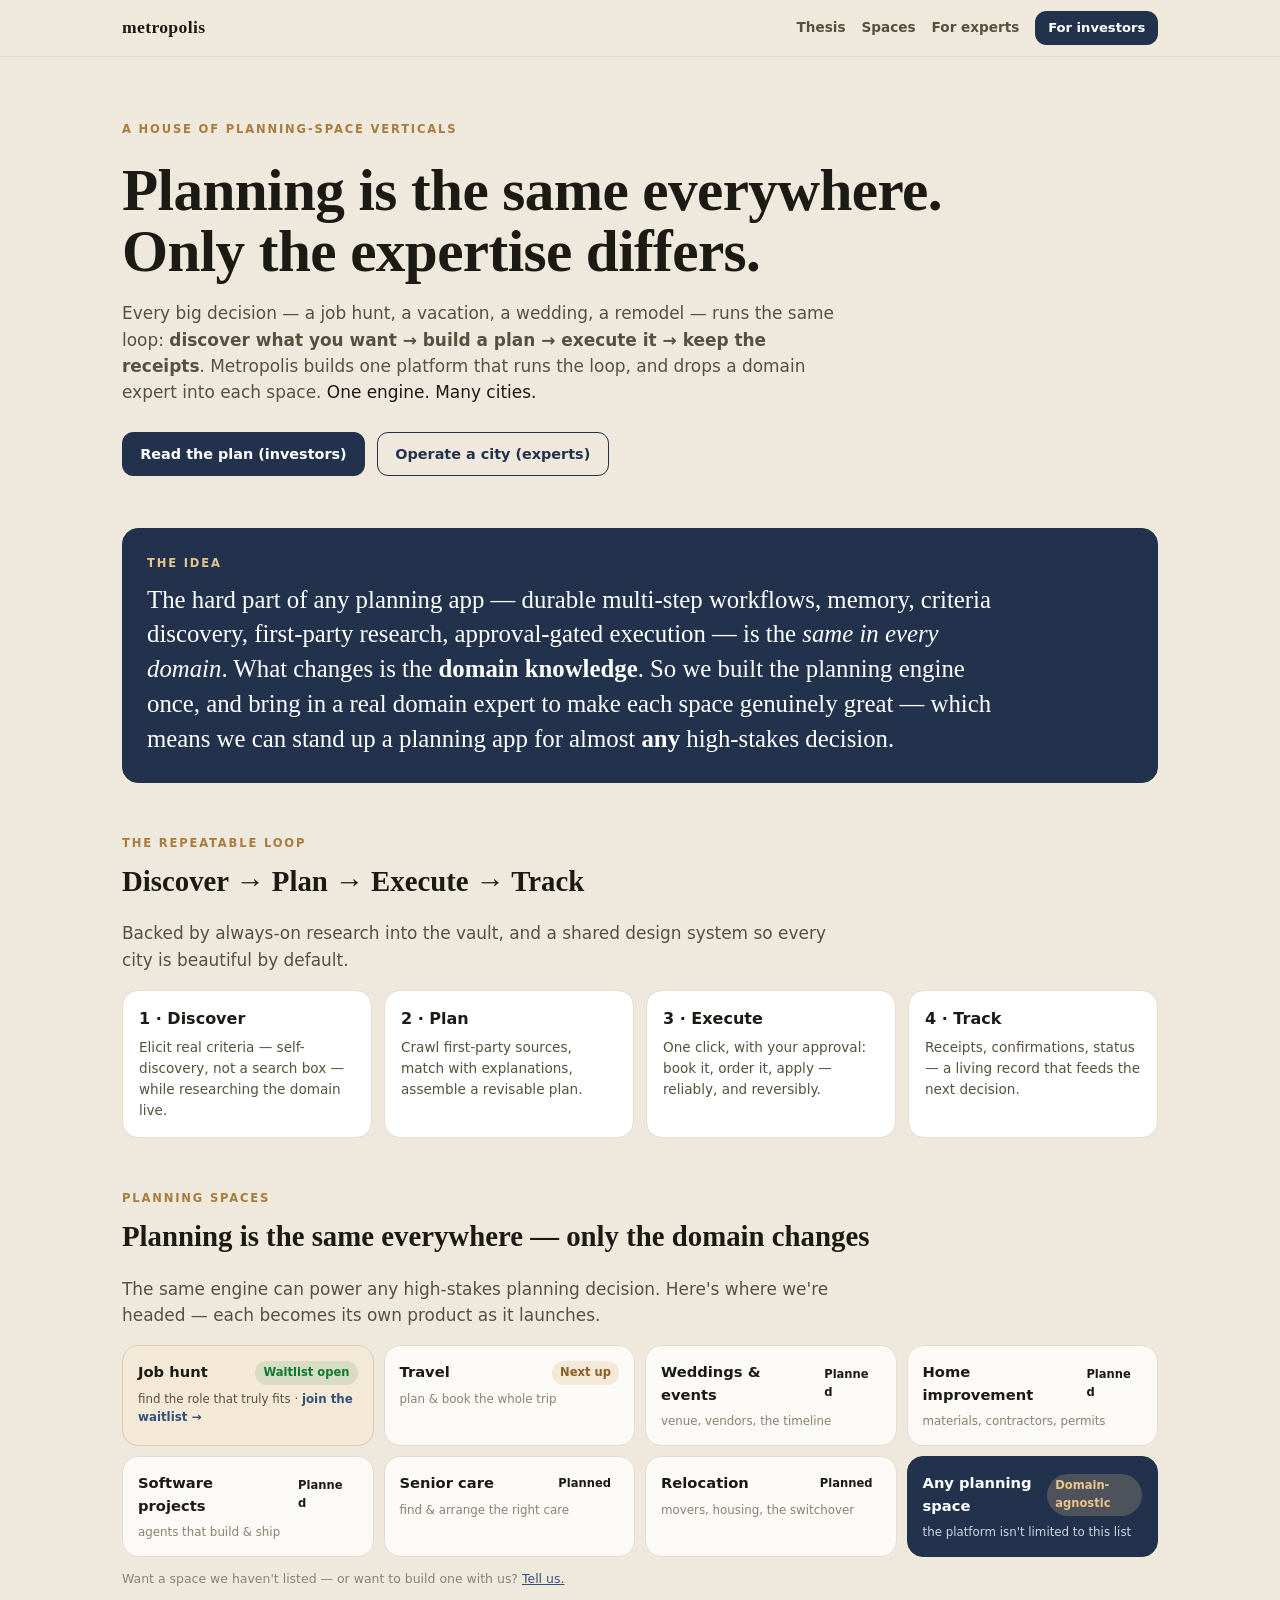
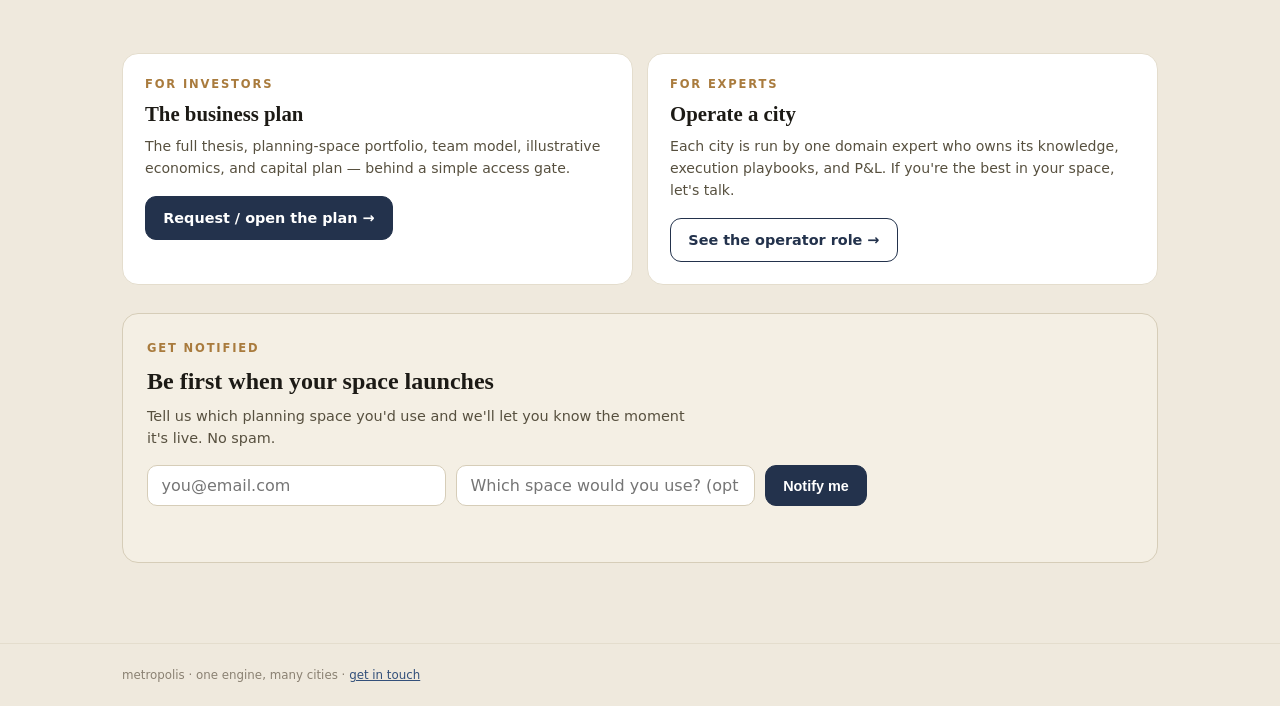
<file: index.html>
<!doctype html>
<html lang="en">
<head>
<meta charset="utf-8">
<meta name="viewport" content="width=device-width, initial-scale=1">
<title>Metropolis — the planning company</title>
<meta name="description" content="One platform that runs the plan→execute loop for high-stakes decisions, with a domain expert per space. A house of AI planning-space verticals.">
<link rel="icon" href="data:image/svg+xml,<svg xmlns='http://www.w3.org/2000/svg' viewBox='0 0 100 100'><text y='.9em' font-size='90'>🏛️</text></svg>">
<link rel="stylesheet" href="styles.css">
</head>
<body>

<div class="nav"><div class="wrap">
  <span class="serif brand">metropolis</span>
  <div style="display:flex;gap:16px;margin-left:auto;align-items:center">
    <a class="navlink nav-secondary" href="#thesis">Thesis</a>
    <a class="navlink nav-secondary" href="#spaces">Spaces</a>
    <a class="navlink" href="experts.html">For experts</a>
    <a class="btn btn-nav" href="investors.html">For investors</a>
  </div>
</div></div>

<header class="wrap" style="padding:64px 22px 44px">
  <div class="kicker">A house of planning-space verticals</div>
  <h1 class="serif" style="font-size:clamp(2.1rem,5.5vw,3.7rem);line-height:1.04;margin:.35em 0 .3em;letter-spacing:-.01em">
    Planning is the same everywhere.<br>Only the expertise differs.
  </h1>
  <p class="lead" style="max-width:720px">
    Every big decision — a job hunt, a vacation, a wedding, a remodel — runs the same loop:
    <b>discover what you want → build a plan → execute it → keep the receipts</b>.
    Metropolis builds one platform that runs the loop, and drops a domain expert into each space.
    <span style="color:var(--ink)">One engine. Many cities.</span>
  </p>
  <div style="display:flex;flex-wrap:wrap;gap:12px;margin-top:26px">
    <a class="btn" href="investors.html">Read the plan (investors)</a>
    <a class="btn btn-ghost" href="experts.html">Operate a city (experts)</a>
  </div>
</header>

<section id="thesis" class="wrap" style="padding:8px 22px">
  <div class="card" style="padding:26px 24px;background:var(--brand);color:#fff;border-color:var(--brand)">
    <div class="kicker" style="color:#e6c48c">The idea</div>
    <p class="serif" style="font-size:clamp(1.15rem,2.6vw,1.55rem);line-height:1.4;margin:.4em 0 0;max-width:860px">
      The hard part of any planning app — durable multi-step workflows, memory, criteria discovery, first-party
      research, approval-gated execution — is the <em>same in every domain</em>. What changes is the
      <b>domain knowledge</b>. So we built the planning engine once, and bring in a real domain expert to make each
      space genuinely great — which means we can stand up a planning app for almost <b>any</b> high-stakes decision.
    </p>
  </div>
</section>

<section class="wrap" style="padding:44px 22px 8px">
  <div class="kicker">The repeatable loop</div>
  <h2 class="serif" style="font-size:1.8rem;margin:.2em 0 .1em">Discover → Plan → Execute → Track</h2>
  <p class="lead" style="max-width:720px">Backed by always-on research into the vault, and a shared design system so every city is beautiful by default.</p>
  <div class="grid" style="grid-template-columns:repeat(auto-fit,minmax(210px,1fr));gap:12px;margin-top:16px">
    <div class="card" style="padding:16px"><b>1 · Discover</b><p style="font-size:.85rem;color:var(--ink-2);margin:.4em 0 0">Elicit real criteria — self-discovery, not a search box — while researching the domain live.</p></div>
    <div class="card" style="padding:16px"><b>2 · Plan</b><p style="font-size:.85rem;color:var(--ink-2);margin:.4em 0 0">Crawl first-party sources, match with explanations, assemble a revisable plan.</p></div>
    <div class="card" style="padding:16px"><b>3 · Execute</b><p style="font-size:.85rem;color:var(--ink-2);margin:.4em 0 0">One click, with your approval: book it, order it, apply — reliably, and reversibly.</p></div>
    <div class="card" style="padding:16px"><b>4 · Track</b><p style="font-size:.85rem;color:var(--ink-2);margin:.4em 0 0">Receipts, confirmations, status — a living record that feeds the next decision.</p></div>
  </div>
</section>

<section id="spaces" class="wrap" style="padding:44px 22px 8px">
  <div class="kicker">Planning spaces</div>
  <h2 class="serif" style="font-size:1.8rem;margin:.2em 0 .1em">Planning is the same everywhere — only the domain changes</h2>
  <p class="lead" style="max-width:760px">The same engine can power any high-stakes planning decision. Here's where we're headed — each becomes its own product as it launches.</p>
  <div class="grid" style="grid-template-columns:repeat(auto-fit,minmax(220px,1fr));gap:10px;margin-top:16px">
    <a class="soft" href="jobs.html" style="padding:15px;background:var(--accent-soft);border-color:var(--hair-2);display:block;text-decoration:none;color:inherit">
      <div style="display:flex;justify-content:space-between;align-items:center;gap:8px"><b style="font-size:.92rem">Job hunt</b><span class="chip chip-g">Waitlist open</span></div>
      <div style="font-size:.74rem;color:var(--ink-2);margin-top:5px">find the role that truly fits · <span style="color:var(--brand-2);font-weight:600">join the waitlist →</span></div></a>
    <div class="soft" style="padding:15px">
      <div style="display:flex;justify-content:space-between;align-items:center;gap:8px"><b style="font-size:.92rem">Travel</b><span class="chip chip-o">Next up</span></div>
      <div style="font-size:.74rem;color:var(--muted);margin-top:5px">plan &amp; book the whole trip</div></div>
    <div class="soft" style="padding:15px">
      <div style="display:flex;justify-content:space-between;align-items:center;gap:8px"><b style="font-size:.92rem">Weddings &amp; events</b><span class="chip chip-n">Planned</span></div>
      <div style="font-size:.74rem;color:var(--muted);margin-top:5px">venue, vendors, the timeline</div></div>
    <div class="soft" style="padding:15px">
      <div style="display:flex;justify-content:space-between;align-items:center;gap:8px"><b style="font-size:.92rem">Home improvement</b><span class="chip chip-n">Planned</span></div>
      <div style="font-size:.74rem;color:var(--muted);margin-top:5px">materials, contractors, permits</div></div>
    <div class="soft" style="padding:15px">
      <div style="display:flex;justify-content:space-between;align-items:center;gap:8px"><b style="font-size:.92rem">Software projects</b><span class="chip chip-n">Planned</span></div>
      <div style="font-size:.74rem;color:var(--muted);margin-top:5px">agents that build &amp; ship</div></div>
    <div class="soft" style="padding:15px">
      <div style="display:flex;justify-content:space-between;align-items:center;gap:8px"><b style="font-size:.92rem">Senior care</b><span class="chip chip-n">Planned</span></div>
      <div style="font-size:.74rem;color:var(--muted);margin-top:5px">find &amp; arrange the right care</div></div>
    <div class="soft" style="padding:15px">
      <div style="display:flex;justify-content:space-between;align-items:center;gap:8px"><b style="font-size:.92rem">Relocation</b><span class="chip chip-n">Planned</span></div>
      <div style="font-size:.74rem;color:var(--muted);margin-top:5px">movers, housing, the switchover</div></div>
    <div class="soft" style="padding:15px;background:var(--brand);border-color:var(--brand)">
      <div style="display:flex;justify-content:space-between;align-items:center;gap:8px"><b style="font-size:.92rem;color:#fff">Any planning space</b><span class="chip" style="background:rgba(233,196,140,.22);color:#e9c48c">Domain-agnostic</span></div>
      <div style="font-size:.74rem;color:#cdd6e4;margin-top:5px">the platform isn't limited to this list</div></div>
  </div>
  <p style="font-size:.78rem;color:var(--muted);margin-top:12px">Want a space we haven't listed — or want to build one with us? <a href="experts.html">Tell us.</a></p>
</section>

<section class="wrap" style="padding:44px 22px 20px">
  <div class="grid" style="grid-template-columns:repeat(auto-fit,minmax(260px,1fr));gap:14px">
    <div class="card" style="padding:22px">
      <div class="kicker">For investors</div>
      <h3 class="serif" style="font-size:1.3rem;margin:.2em 0 .3em">The business plan</h3>
      <p style="font-size:.88rem;color:var(--ink-2);margin:0 0 16px">The full thesis, planning-space portfolio, team model, illustrative economics, and capital plan — behind a simple access gate.</p>
      <a class="btn" href="investors.html">Request / open the plan →</a>
    </div>
    <div class="card" style="padding:22px">
      <div class="kicker">For experts</div>
      <h3 class="serif" style="font-size:1.3rem;margin:.2em 0 .3em">Operate a city</h3>
      <p style="font-size:.88rem;color:var(--ink-2);margin:0 0 16px">Each city is run by one domain expert who owns its knowledge, execution playbooks, and P&amp;L. If you're the best in your space, let's talk.</p>
      <a class="btn btn-ghost" href="experts.html">See the operator role →</a>
    </div>
  </div>
</section>

<section class="wrap" style="padding:8px 22px 40px">
  <div class="card" style="padding:26px 24px;background:var(--surface-2);border-color:var(--hair-2)">
    <div class="grid" style="grid-template-columns:1fr;gap:16px;align-items:center">
      <div>
        <div class="kicker">Get notified</div>
        <h2 class="serif" style="font-size:1.5rem;margin:.2em 0 .2em">Be first when your space launches</h2>
        <p style="font-size:.9rem;color:var(--ink-2);margin:0;max-width:560px">Tell us which planning space you'd use and we'll let you know the moment it's live. No spam.</p>
      </div>
      <form data-contact data-subject="Metropolis — notify list" class="formgrid formgrid-row" style="max-width:720px">
        <input class="field" type="email" name="email" placeholder="you@email.com" aria-label="Email" required>
        <input class="field" type="text" name="space" placeholder="Which space would you use? (optional)" aria-label="Space of interest">
        <button class="btn" type="submit">Notify me</button>
        <div data-status style="grid-column:1 / -1"></div>
      </form>
    </div>
  </div>
</section>

<footer><div class="wrap" style="padding:22px">
  metropolis · one engine, many cities · <a href="experts.html">get in touch</a>
</div></footer>

<script src="forms.js"></script>
</body>
</html>
</file>
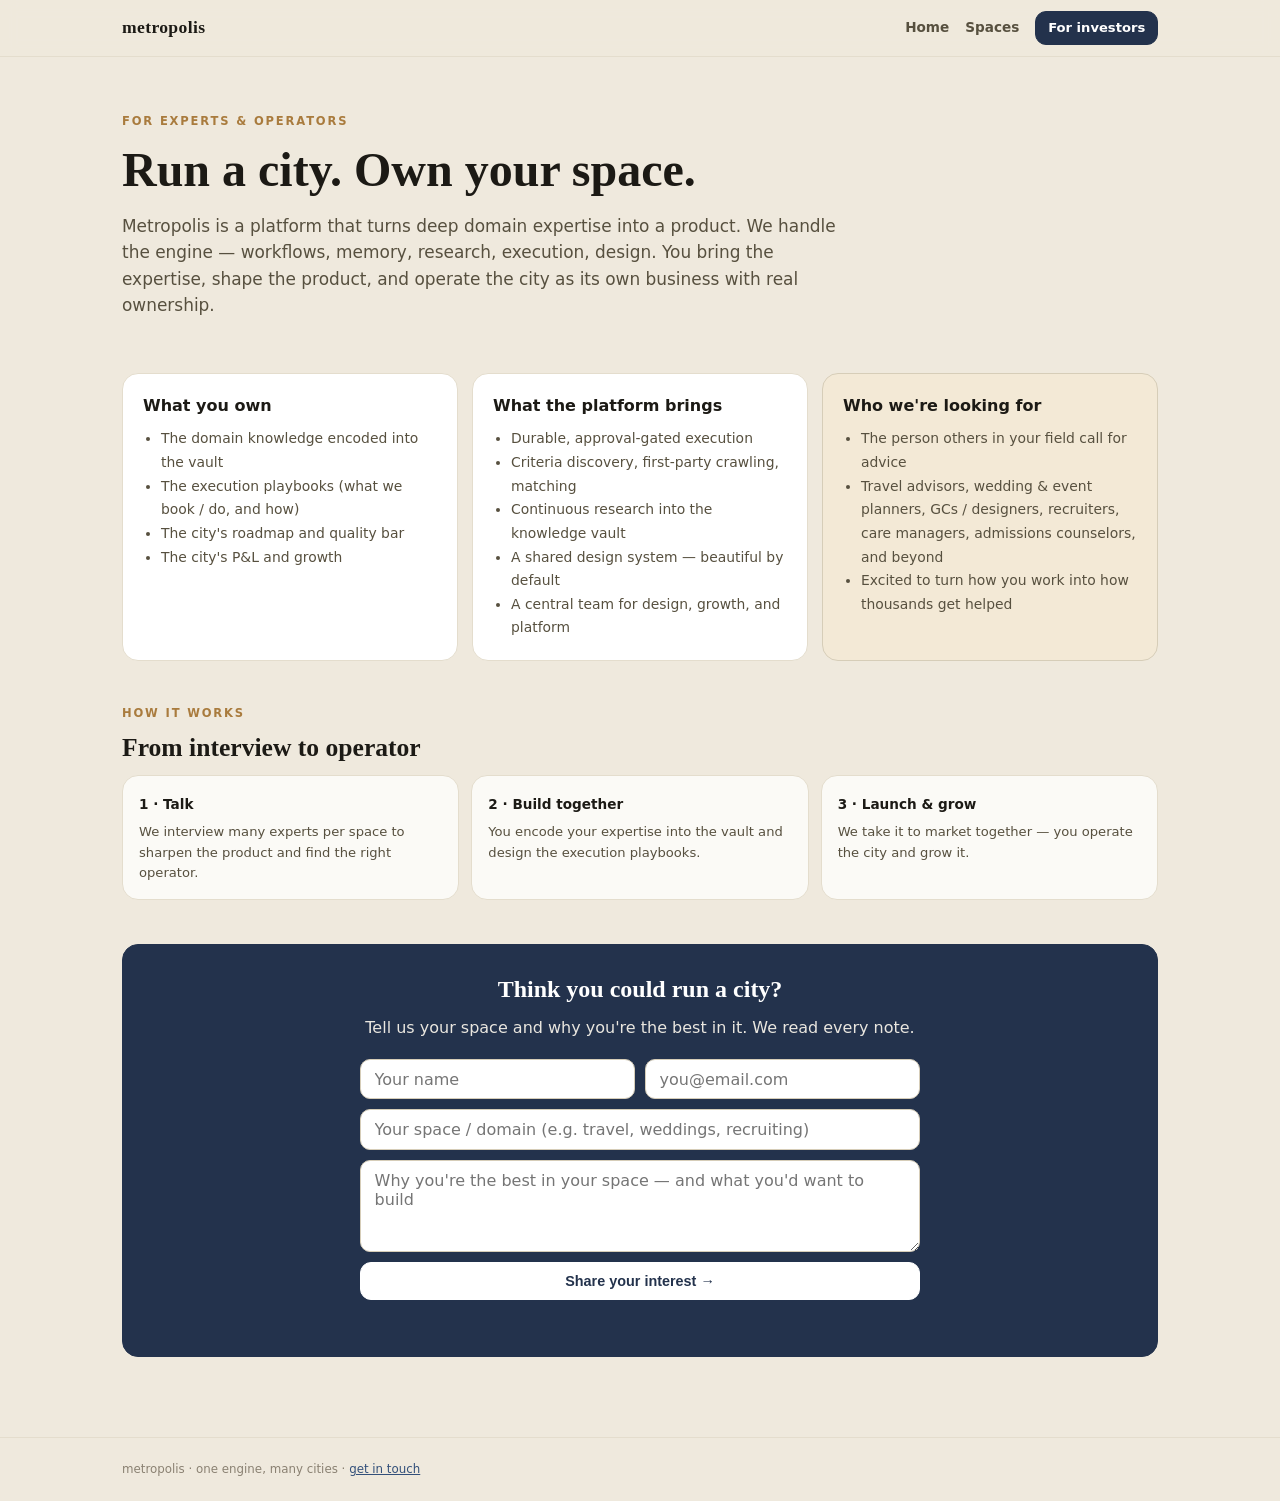
<file: experts.html>
<!doctype html>
<html lang="en">
<head>
<meta charset="utf-8">
<meta name="viewport" content="width=device-width, initial-scale=1">
<title>Operate a city — Metropolis</title>
<meta name="description" content="Each Metropolis city is run by one domain expert who owns its knowledge, execution playbooks, and P&L. Join as an operator.">
<link rel="icon" href="data:image/svg+xml,<svg xmlns='http://www.w3.org/2000/svg' viewBox='0 0 100 100'><text y='.9em' font-size='90'>🏛️</text></svg>">
<link rel="stylesheet" href="styles.css">
</head>
<body>

<div class="nav"><div class="wrap">
  <a class="serif brand" href="index.html" style="text-decoration:none;color:inherit">metropolis</a>
  <div style="display:flex;gap:16px;margin-left:auto;align-items:center">
    <a class="navlink" href="index.html">Home</a>
    <a class="navlink nav-secondary" href="index.html#spaces">Spaces</a>
    <a class="btn btn-nav" href="investors.html">For investors</a>
  </div>
</div></div>

<header class="wrap" style="padding:56px 22px 30px">
  <div class="kicker">For experts &amp; operators</div>
  <h1 class="serif" style="font-size:clamp(1.9rem,5vw,3rem);line-height:1.06;margin:.3em 0 .3em">Run a city. Own your space.</h1>
  <p class="lead" style="max-width:740px">Metropolis is a platform that turns deep domain expertise into a product. We handle the engine — workflows,
    memory, research, execution, design. You bring the expertise, shape the product, and operate the city as its own
    business with real ownership.</p>
</header>

<section class="wrap" style="padding:8px 22px">
  <div class="grid" style="grid-template-columns:repeat(auto-fit,minmax(240px,1fr));gap:14px">
    <div class="card" style="padding:20px"><b>What you own</b>
      <ul style="font-size:.87rem;color:var(--ink-2);margin:.6em 0 0;padding-left:18px;line-height:1.7">
        <li>The domain knowledge encoded into the vault</li>
        <li>The execution playbooks (what we book / do, and how)</li>
        <li>The city's roadmap and quality bar</li>
        <li>The city's P&amp;L and growth</li>
      </ul>
    </div>
    <div class="card" style="padding:20px"><b>What the platform brings</b>
      <ul style="font-size:.87rem;color:var(--ink-2);margin:.6em 0 0;padding-left:18px;line-height:1.7">
        <li>Durable, approval-gated execution</li>
        <li>Criteria discovery, first-party crawling, matching</li>
        <li>Continuous research into the knowledge vault</li>
        <li>A shared design system — beautiful by default</li>
        <li>A central team for design, growth, and platform</li>
      </ul>
    </div>
    <div class="card" style="padding:20px;background:var(--accent-soft);border-color:var(--hair-2)"><b>Who we're looking for</b>
      <ul style="font-size:.87rem;color:var(--ink-2);margin:.6em 0 0;padding-left:18px;line-height:1.7">
        <li>The person others in your field call for advice</li>
        <li>Travel advisors, wedding &amp; event planners, GCs / designers,
          recruiters, care managers, admissions counselors, and beyond</li>
        <li>Excited to turn how you work into how thousands get helped</li>
      </ul>
    </div>
  </div>
</section>

<section class="wrap" style="padding:36px 22px 8px">
  <div class="kicker">How it works</div>
  <h2 class="serif" style="font-size:1.6rem;margin:.2em 0 .3em">From interview to operator</h2>
  <div class="grid" style="grid-template-columns:repeat(auto-fit,minmax(200px,1fr));gap:12px">
    <div class="soft" style="padding:16px"><b style="font-size:.85rem">1 · Talk</b><p style="font-size:.82rem;color:var(--ink-2);margin:.4em 0 0">We interview many experts per space to sharpen the product and find the right operator.</p></div>
    <div class="soft" style="padding:16px"><b style="font-size:.85rem">2 · Build together</b><p style="font-size:.82rem;color:var(--ink-2);margin:.4em 0 0">You encode your expertise into the vault and design the execution playbooks.</p></div>
    <div class="soft" style="padding:16px"><b style="font-size:.85rem">3 · Launch &amp; grow</b><p style="font-size:.82rem;color:var(--ink-2);margin:.4em 0 0">We take it to market together — you operate the city and grow it.</p></div>
  </div>
</section>

<section id="apply" class="wrap" style="padding:36px 22px 40px">
  <div class="card" style="padding:26px 24px;background:var(--brand);color:#fff;border-color:var(--brand)">
    <div style="text-align:center;max-width:600px;margin-inline:auto">
      <h2 class="serif" style="font-size:1.5rem;margin:0 0 .3em">Think you could run a city?</h2>
      <p style="color:#e9e6df;margin:0 0 18px">Tell us your space and why you're the best in it. We read every note.</p>
    </div>
    <form data-contact data-subject="Operating a Metropolis city" class="formgrid formgrid-2col" style="max-width:560px;margin-inline:auto">
      <input class="field" type="text" name="name" placeholder="Your name" aria-label="Your name" required>
      <input class="field" type="email" name="email" placeholder="you@email.com" aria-label="Email" required>
      <input class="field" style="grid-column:1 / -1" type="text" name="space" placeholder="Your space / domain (e.g. travel, weddings, recruiting)" aria-label="Your space">
      <textarea class="field" style="grid-column:1 / -1" name="about" placeholder="Why you're the best in your space — and what you'd want to build" aria-label="About you"></textarea>
      <button class="btn" type="submit" style="grid-column:1 / -1;background:#fff;color:var(--brand);border-color:#fff">Share your interest →</button>
      <div data-status style="grid-column:1 / -1;color:#e9e6df"></div>
    </form>
  </div>
</section>

<footer><div class="wrap" style="padding:22px">
  metropolis · one engine, many cities · <a href="#apply">get in touch</a>
</div></footer>

<script src="forms.js"></script>
</body>
</html>
</file>
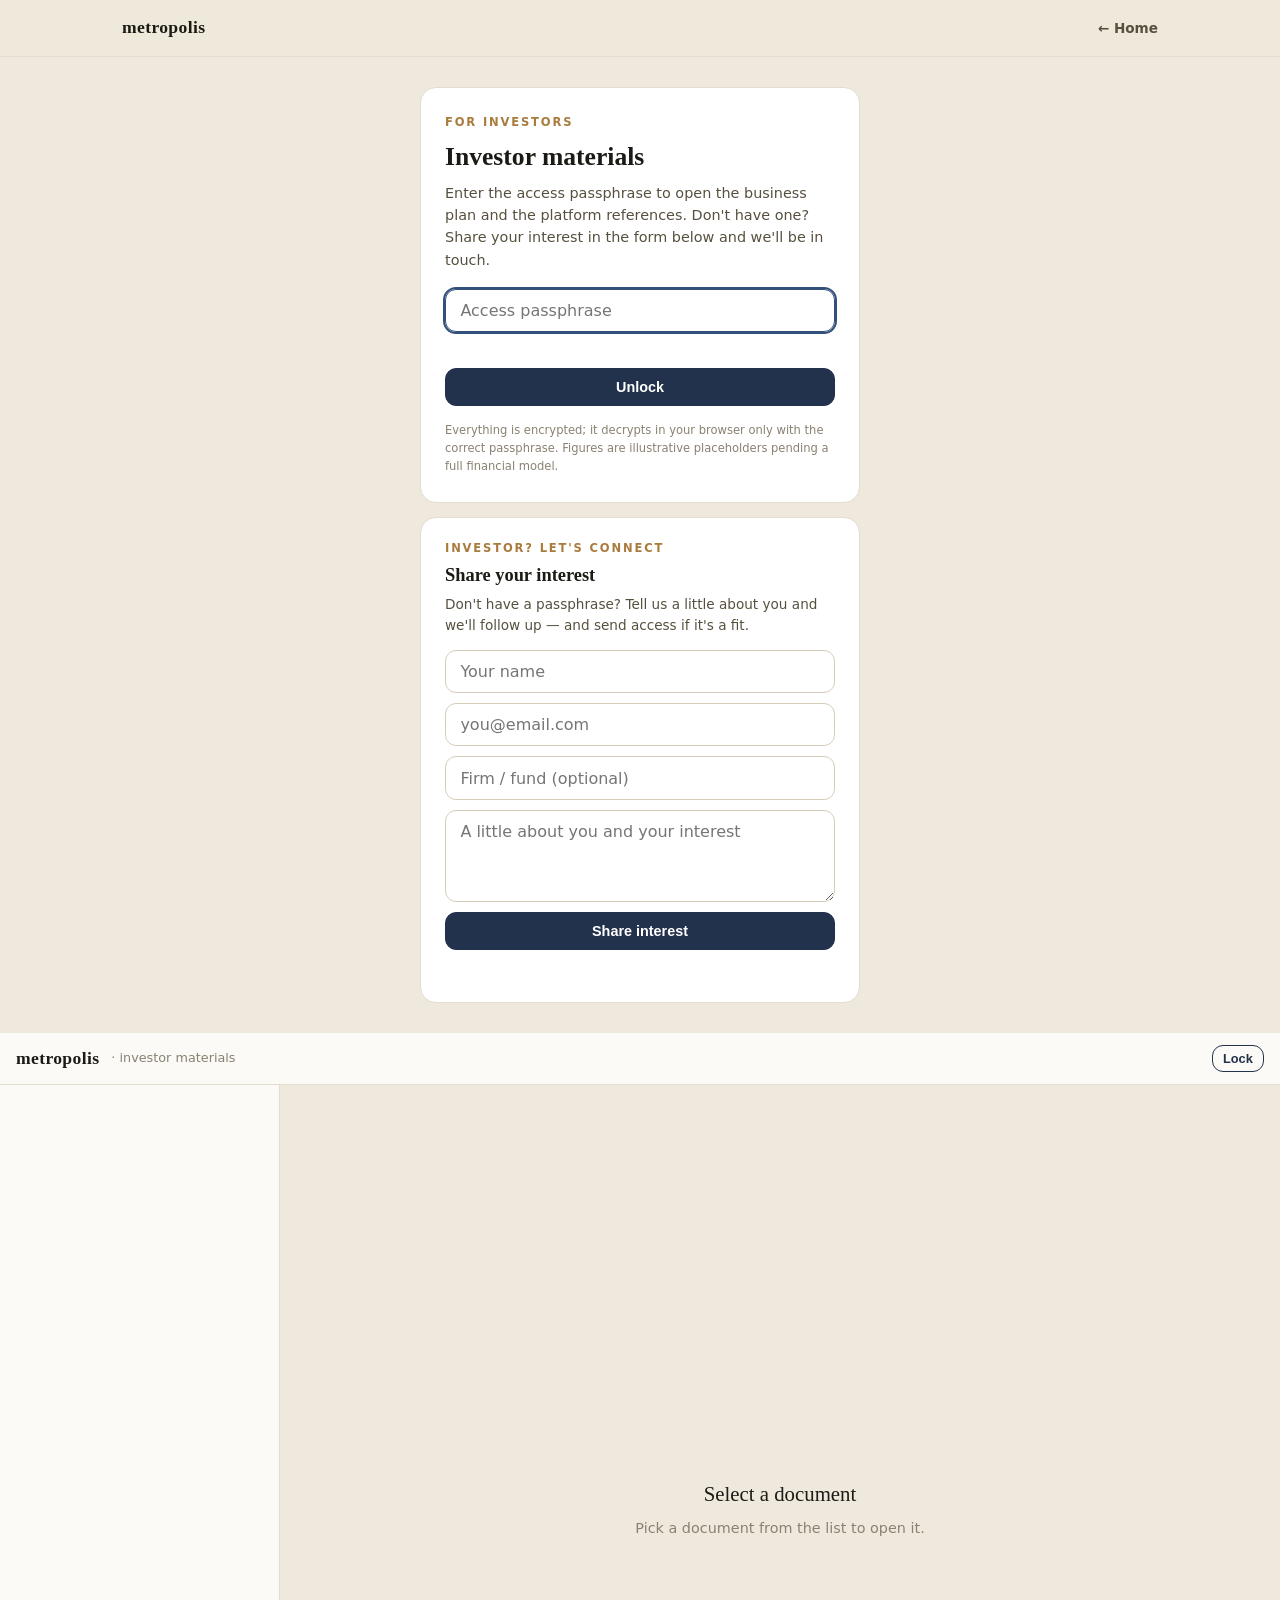
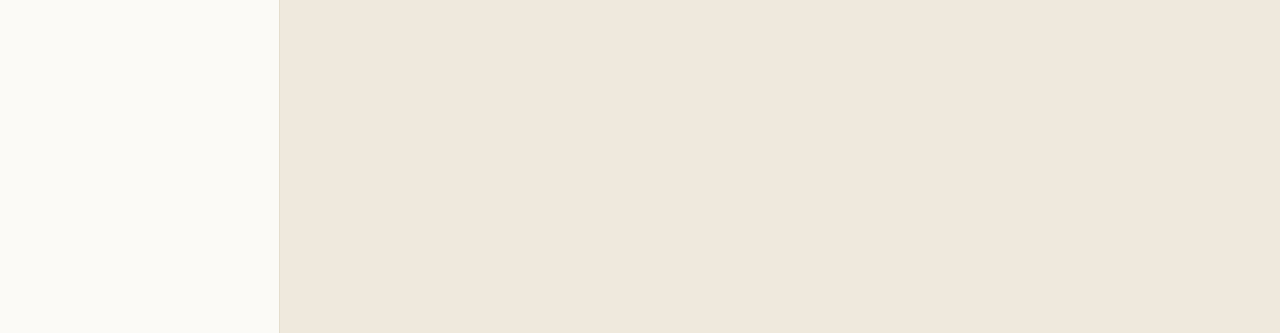
<file: investors.html>
<!doctype html>
<html lang="en">
<head>
<meta charset="utf-8">
<meta name="viewport" content="width=device-width, initial-scale=1">
<title>Investor materials — Metropolis</title>
<meta name="robots" content="noindex">
<link rel="icon" href="data:image/svg+xml,<svg xmlns='http://www.w3.org/2000/svg' viewBox='0 0 100 100'><text y='.9em' font-size='90'>🏛️</text></svg>">
<link rel="stylesheet" href="styles.css">
<style>
  .gatewrap{min-height:calc(100vh - 56px);display:grid;place-items:center;padding:30px 22px}
  .gate{max-width:440px;width:100%}
  .field{width:100%;font-size:1rem;padding:.7em .9em;border:1px solid var(--hair-2);border-radius:11px;background:var(--card);color:var(--ink)}
  .field:focus{outline:2px solid var(--brand-2);border-color:var(--brand-2)}
  #err{color:#b23b3a;font-size:.82rem;min-height:1.2em;margin-top:8px}
  /* hub */
  #hubview{height:100vh;height:100dvh;display:flex;flex-direction:column}
  .hubtop{display:flex;align-items:center;gap:12px;height:52px;padding:0 16px;border-bottom:1px solid var(--hair);background:var(--surface);flex:0 0 auto}
  .hubtop .sub{font-size:.8rem;color:var(--muted);white-space:nowrap;overflow:hidden;text-overflow:ellipsis;min-width:0;flex:1}
  #navtoggle{display:none}
  .hublayout{flex:1;display:flex;min-height:0}
  .sidebar{width:280px;flex:0 0 auto;overflow-y:auto;border-right:1px solid var(--hair);background:var(--surface);padding:12px 10px}
  .content{flex:1;min-width:0;position:relative;background:var(--plane)}
  #docframe{width:100%;height:100%;border:0;display:block;background:var(--plane)}
  .placeholder{position:absolute;inset:0;display:grid;place-items:center;text-align:center;padding:24px}
  .navrow{display:flex;align-items:center;gap:8px;border-radius:8px;padding:.4em .55em;cursor:pointer;font-size:.86rem;color:var(--ink-2)}
  .navrow:hover{background:var(--surface-2)}
  .navrow[aria-selected="true"]{background:var(--brand);color:#fff}
  .navrow[aria-selected="true"] .tag{background:rgba(255,255,255,.2);color:#fff}
  .navrow.group{font-weight:700;color:var(--ink);cursor:default;font-size:.72rem;letter-spacing:.04em;text-transform:uppercase;padding-top:.9em}
  .navrow.group:hover{background:transparent}
  .tag{font-size:.6rem;font-weight:700;background:#efe9dd;color:#8a8172;border-radius:999px;padding:.15em .5em;margin-left:auto;white-space:nowrap;flex:0 0 auto}
  .navrow>span:first-child{min-width:0}
  .navchildren{margin-left:12px;border-left:1px solid var(--hair);padding-left:6px}
  @media(max-width:720px){
    .hublayout{flex-direction:column}
    #navtoggle{display:inline-block}
    .sidebar{display:none;width:auto;max-height:45vh;border-right:0;border-bottom:1px solid var(--hair)}
    .sidebar.open{display:block}
    .navrow{padding:.6em .55em}
  }
</style>
</head>
<body>

<!-- ===== GATE ===== -->
<div id="gateview">
  <div class="nav"><div class="wrap">
    <a class="serif brand" href="index.html" style="text-decoration:none;color:inherit">metropolis</a>
    <div style="margin-left:auto"><a class="navlink" href="index.html">← Home</a></div>
  </div></div>

  <div class="gatewrap"><div class="gate">
    <div class="card" style="padding:26px 24px">
      <div class="kicker">For investors</div>
      <h1 class="serif" style="font-size:1.6rem;margin:.2em 0 .2em">Investor materials</h1>
      <p style="font-size:.9rem;color:var(--ink-2);margin:0 0 18px">Enter the access passphrase to open the business plan and the platform references. Don't have one?
        Share your interest in the form below and we'll be in touch.</p>
      <form id="gateform" autocomplete="off">
        <input id="pass" class="field" type="password" placeholder="Access passphrase" aria-label="Access passphrase" autofocus>
        <div id="err" role="alert"></div>
        <button class="btn" type="submit" style="width:100%;margin-top:12px" id="gobtn">Unlock</button>
      </form>
      <p style="font-size:.72rem;color:var(--muted);margin:16px 0 0">Everything is encrypted; it decrypts in your browser only with the correct passphrase.
        Figures are illustrative placeholders pending a full financial model.</p>
    </div>

    <div class="card" style="padding:22px 24px;margin-top:14px">
      <div class="kicker">Investor? Let's connect</div>
      <h2 class="serif" style="font-size:1.15rem;margin:.2em 0 .2em">Share your interest</h2>
      <p style="font-size:.85rem;color:var(--ink-2);margin:0 0 14px">Don't have a passphrase? Tell us a little about you and we'll follow up — and send access if it's a fit.</p>
      <form data-contact data-subject="Metropolis — investor interest" class="formgrid">
        <input class="field" type="text" name="name" placeholder="Your name" aria-label="Your name" required>
        <input class="field" type="email" name="email" placeholder="you@email.com" aria-label="Email" required>
        <input class="field" type="text" name="firm" placeholder="Firm / fund (optional)" aria-label="Firm or fund">
        <textarea class="field" name="about" placeholder="A little about you and your interest" aria-label="About you"></textarea>
        <button class="btn" type="submit" style="width:100%">Share interest</button>
        <div data-status></div>
      </form>
    </div>
  </div></div>
</div>

<!-- ===== HUB (unlocked) ===== -->
<div id="hubview" hidden>
  <div class="hubtop">
    <a class="serif brand" href="index.html" style="text-decoration:none;color:inherit">metropolis</a>
    <span class="sub">· investor materials</span>
    <div style="margin-left:auto;display:flex;gap:8px;flex:0 0 auto">
      <button id="navtoggle" class="btn btn-ghost" style="padding:.4em .8em;font-size:.8rem" aria-expanded="false" aria-controls="sidebar">☰ Docs</button>
      <button class="btn btn-ghost" style="padding:.4em .8em;font-size:.8rem" onclick="location.reload()">Lock</button>
    </div>
  </div>
  <div class="hublayout">
    <nav class="sidebar" id="sidebar" aria-label="Documents"></nav>
    <div class="content">
      <iframe id="docframe" title="Metropolis document" hidden></iframe>
      <div class="placeholder" id="placeholder">
        <div>
          <div class="serif" style="font-size:1.3rem;color:var(--ink)" id="ph-title">Select a document</div>
          <p style="font-size:.9rem;color:var(--muted);max-width:360px;margin:.5em auto 0" id="ph-msg">Pick a document from the list to open it.</p>
        </div>
      </div>
    </div>
  </div>
</div>

<script src="marked.min.js"></script>
<script src="docs.enc.js"></script>
<script>
const b64ToBytes = b => Uint8Array.from(atob(b), c => c.charCodeAt(0));
let PASS = null;
const cache = {};

// Shared read-only styling for markdown-sourced docs (rendered in the iframe).
const DOC_CSS = `
  :root{--plane:#efe9dd;--surface:#fbfaf6;--card:#fff;--ink:#1c1a15;--ink2:#57503f;--muted:#8a8172;--hair:#e4ddcd;--hair2:#d6cdb8;--brand:#23324c;--brand2:#33507a;--accent:#a97b3d;--accentsoft:#f3e9d6}
  *{box-sizing:border-box}
  body{margin:0;background:var(--plane);color:var(--ink);font-family:system-ui,-apple-system,"Segoe UI",sans-serif;line-height:1.65}
  .wrap{max-width:820px;margin:0 auto;padding:40px 24px 72px}
  h1{font-family:Georgia,serif;font-size:clamp(1.7rem,4.5vw,2.4rem);line-height:1.12;margin:.2em 0 .3em}
  h2{font-family:Georgia,serif;font-size:1.32rem;margin:1.7em 0 .3em}
  h3{font-family:Georgia,serif;font-size:1.08rem;margin:1.3em 0 .2em}
  p,h1,h2,h3,h4,li,a,code{overflow-wrap:anywhere}
  p{margin:.7em 0;color:var(--ink2)} strong{color:var(--ink)}
  ul,ol{margin:.6em 0;padding-left:22px} li{margin:.35em 0;color:var(--ink2)}
  a{color:var(--brand2)}
  code{background:var(--surface);border:1px solid var(--hair);border-radius:5px;padding:.05em .4em;font-size:.9em}
  pre{background:var(--surface);border:1px solid var(--hair);border-radius:10px;padding:14px 16px;overflow-x:auto;-webkit-overflow-scrolling:touch}
  pre code{background:none;border:0;padding:0}
  blockquote{margin:1em 0;padding:.6em 1em;border-left:3px solid var(--accent);background:var(--card);border-radius:0 10px 10px 0;color:var(--ink2)}
  blockquote p{margin:.2em 0}
  hr{border:0;border-top:1px solid var(--hair);margin:2em 0}
  table{border-collapse:collapse;width:100%;margin:12px 0;font-size:.92rem;display:block;overflow-x:auto;-webkit-overflow-scrolling:touch}
  th,td{text-align:left;padding:8px 11px;border-bottom:1px solid var(--hair);vertical-align:top}
  th{font-size:.72rem;text-transform:uppercase;letter-spacing:.04em;color:var(--muted)}
  img{max-width:100%}
  @media(max-width:480px){.wrap{padding:28px 16px 56px}}
`;
function mdDoc(title, md){
  const body = window.marked ? marked.parse(md) : ('<pre>' + md.replace(/[&<>]/g,c=>({'&':'&amp;','<':'&lt;','>':'&gt;'}[c])) + '</pre>');
  return '<!doctype html><meta charset="utf-8"><title>'+title+'</title><style>'+DOC_CSS+'</style><div class="wrap">'+body+'</div>';
}

async function decrypt(id){
  if(cache[id] !== undefined) return cache[id];
  const enc = (window.__ENC||{})[id];
  if(!enc) throw new Error('missing '+id);
  const salt=b64ToBytes(enc.salt), iv=b64ToBytes(enc.iv), ct=b64ToBytes(enc.ct);
  const baseKey = await crypto.subtle.importKey('raw', new TextEncoder().encode(PASS), 'PBKDF2', false, ['deriveKey']);
  const key = await crypto.subtle.deriveKey({name:'PBKDF2',salt,iterations:enc.iter||150000,hash:'SHA-256'}, baseKey, {name:'AES-GCM',length:256}, false, ['decrypt']);
  const plain = await crypto.subtle.decrypt({name:'AES-GCM',iv}, key, ct);
  const text = new TextDecoder().decode(plain);
  cache[id] = text;
  return text;
}

function showPlaceholder(title){
  document.getElementById('docframe').hidden = true;
  const ph = document.getElementById('placeholder'); ph.style.display = 'grid';
  document.getElementById('ph-title').textContent = title;
  document.getElementById('ph-msg').textContent = 'Draft in progress — this reference is coming soon.';
}

function setSidebarOpen(open){
  document.getElementById('sidebar').classList.toggle('open', open);
  document.getElementById('navtoggle').setAttribute('aria-expanded', String(open));
}
document.getElementById('navtoggle').addEventListener('click', () => {
  setSidebarOpen(!document.getElementById('sidebar').classList.contains('open'));
});

async function openNode(node, rowEl){
  document.querySelectorAll('.navrow[aria-selected="true"]').forEach(r=>r.setAttribute('aria-selected','false'));
  if(rowEl) rowEl.setAttribute('aria-selected','true');
  if(matchMedia('(max-width:720px)').matches) setSidebarOpen(false);
  if(!node.doc){ showPlaceholder(node.title); return; }
  try{
    const content = await decrypt(node.id);
    document.getElementById('placeholder').style.display = 'none';
    const f = document.getElementById('docframe'); f.hidden = false;
    f.srcdoc = (node.fmt === 'md') ? mdDoc(node.title, content) : content;
  }catch(_){ showPlaceholder(node.title); }
}

function renderNav(nodes, container, depth){
  nodes.forEach(node => {
    const row = document.createElement('div');
    const isGroup = !!node.children && !node.doc;
    row.className = 'navrow' + (isGroup ? ' group' : '');
    row.setAttribute('role','treeitem');
    const label = document.createElement('span'); label.textContent = node.title; row.appendChild(label);
    if(!isGroup && !node.doc){ const t=document.createElement('span'); t.className='tag'; t.textContent='draft'; row.appendChild(t); }
    if(!isGroup){ row.onclick = () => openNode(node, row); }
    container.appendChild(row);
    if(node.children){
      const kids = document.createElement('div'); kids.className='navchildren';
      renderNav(node.children, kids, depth+1);
      container.appendChild(kids);
    }
  });
}

function firstDocNode(nodes){
  for(const n of nodes){ if(n.doc) return n; if(n.children){ const f=firstDocNode(n.children); if(f) return f; } }
  return null;
}

document.getElementById('gateform').addEventListener('submit', async (e) => {
  e.preventDefault();
  const err = document.getElementById('err'), btn = document.getElementById('gobtn');
  err.textContent=''; btn.disabled=true; btn.textContent='Unlocking…';
  try{
    PASS = document.getElementById('pass').value;
    const nav = JSON.parse(await decrypt('nav'));   // validates the passphrase
    document.getElementById('gateview').hidden = true;
    document.getElementById('hubview').hidden = false;
    document.title = 'Investor materials — Metropolis';
    renderNav(nav, document.getElementById('sidebar'), 0);
    const first = firstDocNode(nav);
    if(first){ const row=[...document.querySelectorAll('.navrow')].find(r=>r.firstChild.textContent===first.title); openNode(first, row); }
  }catch(_){
    PASS=null; err.textContent='Incorrect passphrase. Try again.';
    btn.disabled=false; btn.textContent='Unlock';
  }
});
</script>
<script src="forms.js"></script>
</body>
</html>
</file>
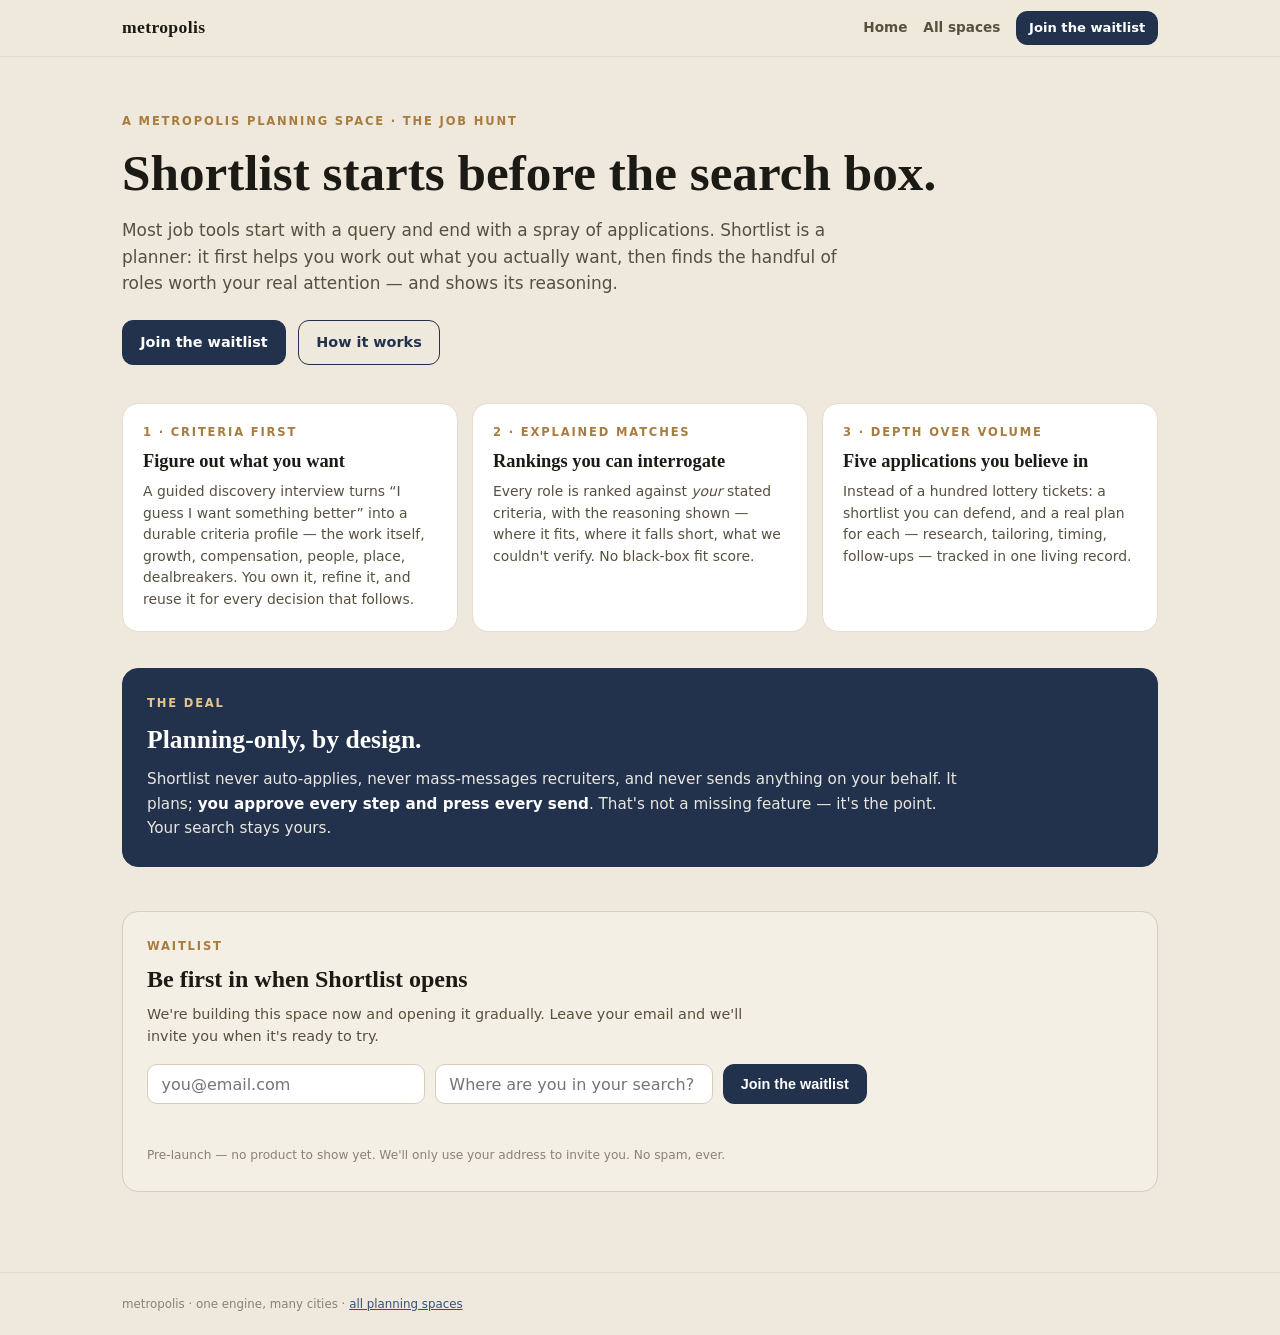
<file: jobs.html>
<!doctype html>
<html lang="en">
<head>
<meta charset="utf-8">
<meta name="viewport" content="width=device-width, initial-scale=1">
<title>Job-search planning by Metropolis</title>
<meta name="description" content="A job-search planner that starts before the search box: figure out what you actually want, see matches explained against your criteria, and run five applications you believe in. Planning-only — you approve everything. Join the waitlist.">
<link rel="icon" href="data:image/svg+xml,<svg xmlns='http://www.w3.org/2000/svg' viewBox='0 0 100 100'><text y='.9em' font-size='90'>🏛️</text></svg>">
<link rel="stylesheet" href="styles.css">
<script>
/* Product working name — defined ONCE here. A script at the bottom of the page
   stamps it into every [data-pname] element, the document title, and the
   waitlist form's subject + hidden `product` field. To rename the product,
   change this line and nothing else. */
window.__PRODUCT_NAME = "Shortlist";
</script>
</head>
<body>

<div class="nav"><div class="wrap">
  <a class="serif brand" href="index.html" style="text-decoration:none;color:inherit">metropolis</a>
  <div style="display:flex;gap:16px;margin-left:auto;align-items:center">
    <a class="navlink" href="index.html">Home</a>
    <a class="navlink nav-secondary" href="index.html#spaces">All spaces</a>
    <a class="btn btn-nav" href="#waitlist">Join the waitlist</a>
  </div>
</div></div>

<header class="wrap" style="padding:56px 22px 30px">
  <div class="kicker">A Metropolis planning space · the job hunt</div>
  <h1 class="serif" style="font-size:clamp(1.9rem,5vw,3.2rem);line-height:1.06;margin:.3em 0 .3em">
    <span data-pname></span> starts before the search box.
  </h1>
  <p class="lead" style="max-width:740px">
    Most job tools start with a query and end with a spray of applications.
    <span data-pname></span> is a planner: it first helps you work out what you actually want,
    then finds the handful of roles worth your real attention — and shows its reasoning.
  </p>
  <div style="display:flex;flex-wrap:wrap;gap:12px;margin-top:24px">
    <a class="btn" href="#waitlist">Join the waitlist</a>
    <a class="btn btn-ghost" href="#how">How it works</a>
  </div>
</header>

<section id="how" class="wrap" style="padding:8px 22px">
  <div class="grid" style="grid-template-columns:repeat(auto-fit,minmax(240px,1fr));gap:14px">
    <div class="card" style="padding:20px">
      <div class="kicker">1 · Criteria first</div>
      <h3 class="serif" style="font-size:1.15rem;margin:.3em 0 .3em">Figure out what you want</h3>
      <p style="font-size:.87rem;color:var(--ink-2);margin:0">
        A guided discovery interview turns “I guess I want something better” into a durable
        criteria profile — the work itself, growth, compensation, people, place, dealbreakers.
        You own it, refine it, and reuse it for every decision that follows.
      </p>
    </div>
    <div class="card" style="padding:20px">
      <div class="kicker">2 · Explained matches</div>
      <h3 class="serif" style="font-size:1.15rem;margin:.3em 0 .3em">Rankings you can interrogate</h3>
      <p style="font-size:.87rem;color:var(--ink-2);margin:0">
        Every role is ranked against <em>your</em> stated criteria, with the reasoning shown —
        where it fits, where it falls short, what we couldn't verify. No black-box fit score.
      </p>
    </div>
    <div class="card" style="padding:20px">
      <div class="kicker">3 · Depth over volume</div>
      <h3 class="serif" style="font-size:1.15rem;margin:.3em 0 .3em">Five applications you believe in</h3>
      <p style="font-size:.87rem;color:var(--ink-2);margin:0">
        Instead of a hundred lottery tickets: a shortlist you can defend, and a real plan for
        each — research, tailoring, timing, follow-ups — tracked in one living record.
      </p>
    </div>
  </div>
</section>

<section class="wrap" style="padding:28px 22px 8px">
  <div class="card" style="padding:26px 24px;background:var(--brand);color:#fff;border-color:var(--brand)">
    <div class="kicker" style="color:#e6c48c">The deal</div>
    <h2 class="serif" style="font-size:clamp(1.25rem,2.6vw,1.6rem);margin:.3em 0 .3em">Planning-only, by design.</h2>
    <p style="color:#e9e6df;margin:0;max-width:820px;font-size:.95rem;line-height:1.6">
      <span data-pname></span> never auto-applies, never mass-messages recruiters, and never sends
      anything on your behalf. It plans; <b style="color:#fff">you approve every step and press every send</b>.
      That's not a missing feature — it's the point. Your search stays yours.
    </p>
  </div>
</section>

<section id="waitlist" class="wrap" style="padding:36px 22px 40px">
  <div class="card" style="padding:26px 24px;background:var(--surface-2);border-color:var(--hair-2)">
    <div class="kicker">Waitlist</div>
    <h2 class="serif" style="font-size:1.5rem;margin:.2em 0 .2em">Be first in when <span data-pname></span> opens</h2>
    <p style="font-size:.9rem;color:var(--ink-2);margin:0 0 16px;max-width:620px">
      We're building this space now and opening it gradually. Leave your email and we'll
      invite you when it's ready to try.
    </p>
    <form data-contact data-subject="Job-hunt waitlist" class="formgrid formgrid-row" style="max-width:720px">
      <input class="field" type="email" name="email" placeholder="you@email.com" aria-label="Email" required>
      <input class="field" type="text" name="search_stage" placeholder="Where are you in your search? (optional)" aria-label="Where are you in your search?">
      <button class="btn" type="submit">Join the waitlist</button>
      <div data-status style="grid-column:1 / -1"></div>
    </form>
    <p style="font-size:.76rem;color:var(--muted);margin:12px 0 0">
      Pre-launch — no product to show yet. We'll only use your address to invite you. No spam, ever.
    </p>
  </div>
</section>

<footer><div class="wrap" style="padding:22px">
  metropolis · one engine, many cities · <a href="index.html#spaces">all planning spaces</a>
</div></footer>

<script>
/* Stamp the product name (defined once in <head>) into the page. */
(() => {
  const NAME = window.__PRODUCT_NAME;
  document.querySelectorAll('[data-pname]').forEach(el => { el.textContent = NAME; });
  document.title = NAME + " — job-search planning by Metropolis";
  const form = document.querySelector('form[data-contact]');
  if (form) {
    form.dataset.subject = NAME + " — waitlist";
    const hidden = document.createElement('input');
    hidden.type = 'hidden'; hidden.name = 'product'; hidden.value = NAME;
    form.appendChild(hidden);
  }
})();
</script>
<script src="forms.js"></script>
</body>
</html>
</file>
<file: styles.css>
/* metropolis-site — shared design tokens (mirrors the pitch) */
:root{
  --plane:#efe9dd; --surface:#fbfaf6; --surface-2:#f4efe4; --card:#ffffff;
  --ink:#1c1a15; --ink-2:#57503f; --muted:#8a8172; --hair:#e4ddcd; --hair-2:#d6cdb8;
  --brand:#23324c; --brand-2:#33507a; --accent:#a97b3d; --accent-soft:#f3e9d6;
  --good:#0a7a30;
}
*,*::before,*::after{box-sizing:border-box}
[style*="display:flex"]>*,[style*="display:grid"]>*{min-width:0}
:where(.grid,.flex)>*{min-width:0}
:where(p,h1,h2,h3,h4,li,span){overflow-wrap:anywhere}
:where(img,svg,iframe){max-width:100%}
html{scroll-behavior:smooth}
body{margin:0;background:var(--plane);color:var(--ink);
  font-family:system-ui,-apple-system,"Segoe UI",sans-serif;line-height:1.55;-webkit-font-smoothing:antialiased}
.serif{font-family:Georgia,"Times New Roman",serif}
.wrap{max-width:1080px;margin-inline:auto;padding-inline:22px}
.kicker{font-size:.72rem;letter-spacing:.16em;text-transform:uppercase;color:var(--accent);font-weight:700}
.card{background:var(--card);border:1px solid var(--hair);border-radius:16px}
.soft{background:var(--surface);border:1px solid var(--hair);border-radius:16px}
a{color:var(--brand-2)}
.btn{display:inline-block;cursor:pointer;border:1px solid var(--brand);background:var(--brand);color:#fff;
  border-radius:11px;padding:.7em 1.2em;font-weight:700;font-size:.9rem;text-decoration:none;white-space:nowrap}
.btn:hover{background:#1a2740}
.btn-ghost{background:transparent;color:var(--brand);}
.btn-ghost:hover{background:var(--surface-2)}
.btn-nav{padding:.45em .9em;font-size:.82rem}
.chip{display:inline-flex;align-items:center;gap:.4em;font-size:.72rem;font-weight:700;padding:.25em .7em;border-radius:999px}
.chip-o{background:var(--accent-soft);color:#8a5f28}
.chip-b{background:rgba(42,120,214,.12);color:#1f5aa8}
.chip-g{background:rgba(10,122,48,.12);color:var(--good)}
.nav{position:sticky;top:0;z-index:30;background:rgba(239,233,221,.86);backdrop-filter:blur(8px);border-bottom:1px solid var(--hair)}
.nav .wrap{display:flex;align-items:center;gap:18px;height:56px}
.nav a.navlink{color:var(--ink-2);text-decoration:none;font-size:.85rem;font-weight:600;white-space:nowrap;padding:.5em 0}
.nav a.navlink:hover{color:var(--brand)}
.brand{font-weight:700;font-size:1.1rem;letter-spacing:.02em;white-space:nowrap}
footer{color:var(--muted);font-size:.74rem;border-top:1px solid var(--hair);margin-top:40px}
.grid{display:grid}
.lead{font-size:1.06rem;color:var(--ink-2)}
.rule{height:1px;background:var(--hair)}
/* forms */
.formgrid{display:grid;gap:10px}
.flabel{font-size:.76rem;font-weight:700;color:var(--ink-2);display:block;margin-bottom:4px;letter-spacing:.01em}
.field{width:100%;font-size:1rem;padding:.62em .85em;border:1px solid var(--hair-2);border-radius:10px;background:var(--card);color:var(--ink);font-family:inherit}
.field:focus{outline:2px solid var(--brand-2);border-color:var(--brand-2)}
textarea.field{min-height:92px;resize:vertical}
[data-status]{font-size:.82rem;min-height:1.2em;color:var(--ink-2);margin-top:4px}
/* multi-column form rows (stack on small screens) */
.formgrid-row{grid-template-columns:1fr 1fr auto}
.formgrid-2col{grid-template-columns:1fr 1fr}
/* small screens */
@media(max-width:640px){
  .nav .wrap{gap:12px}
  .nav .nav-secondary{display:none}
  .formgrid-row,.formgrid-2col{grid-template-columns:1fr}
}
@media(max-width:400px){
  .wrap{padding-inline:18px}
  .brand{font-size:1rem}
  .nav .wrap{gap:10px}
  .btn-nav{padding:.45em .65em;font-size:.78rem}
}
/* comfortable touch targets on touch devices */
@media(pointer:coarse){
  .btn{min-height:44px}
  a.btn{display:inline-flex;align-items:center;justify-content:center}
  .field{min-height:44px}
  .navlink{padding:.7em 0}
}
</file>
